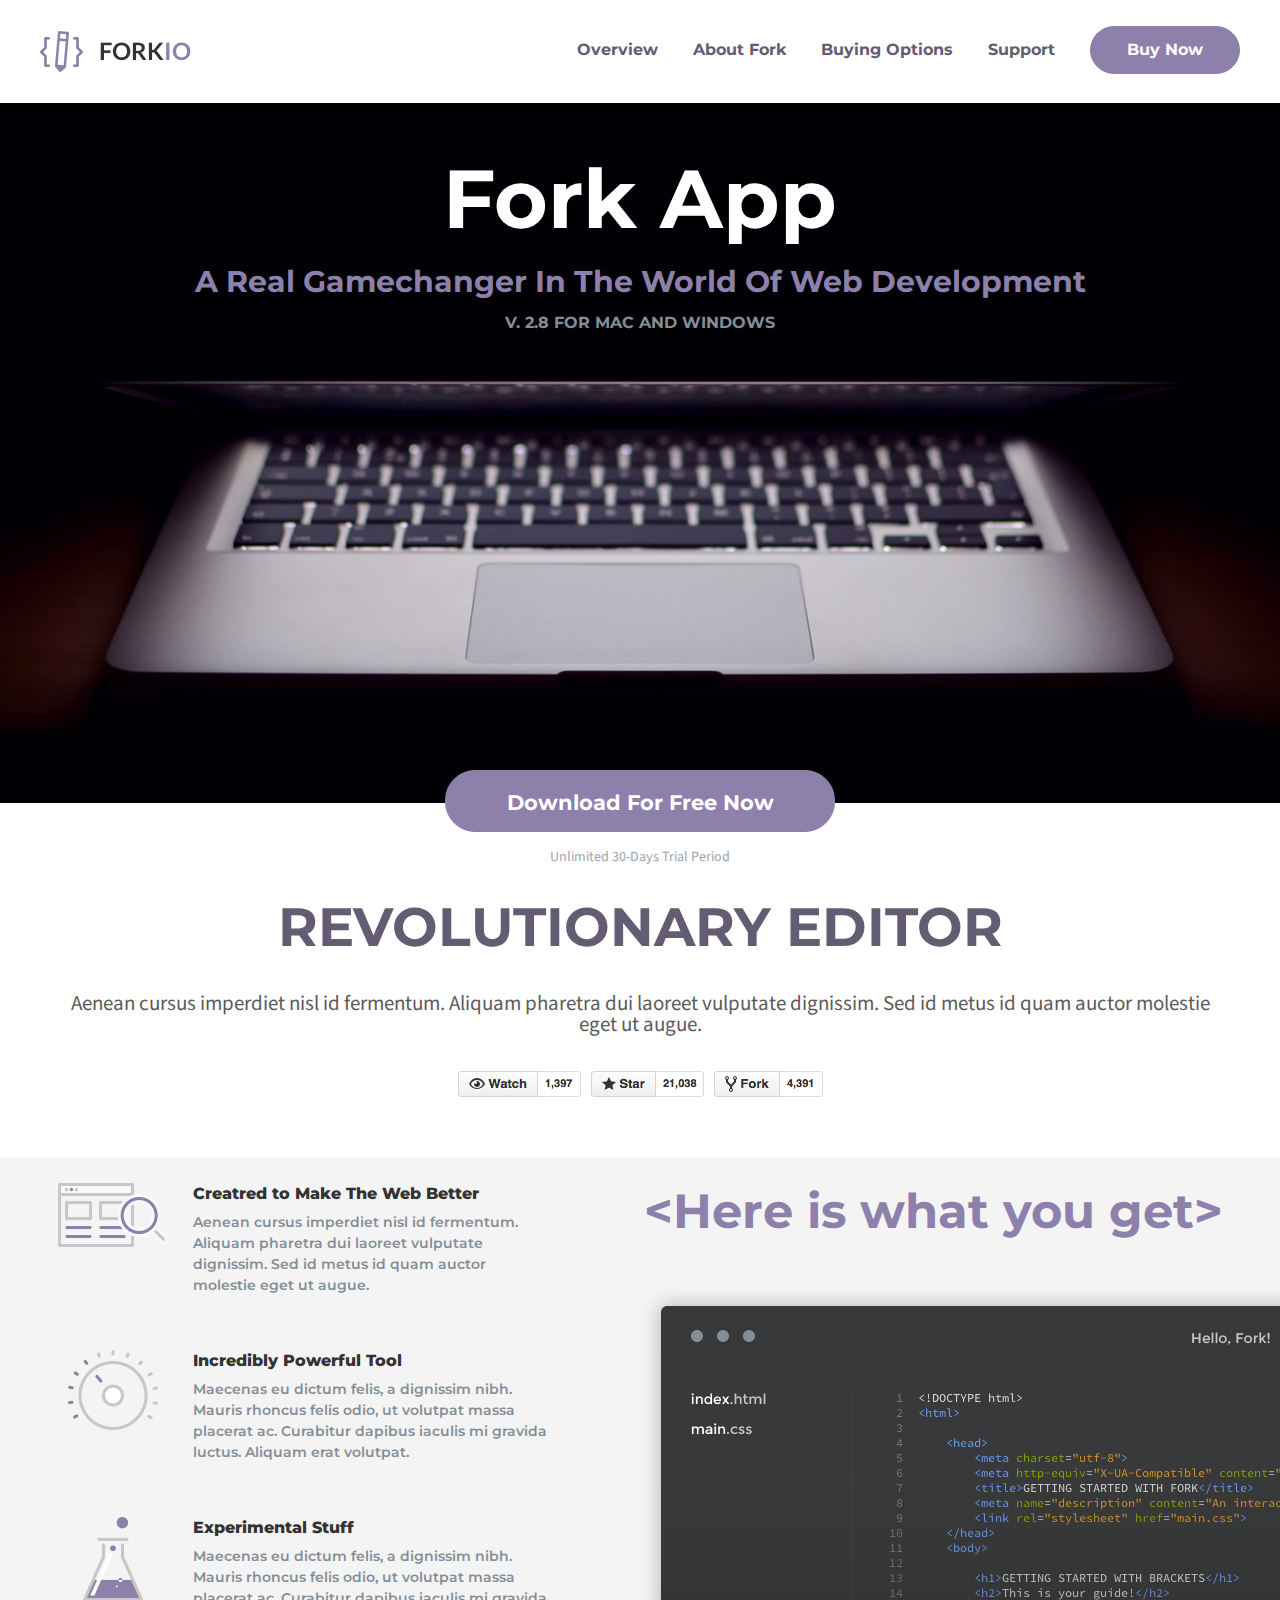
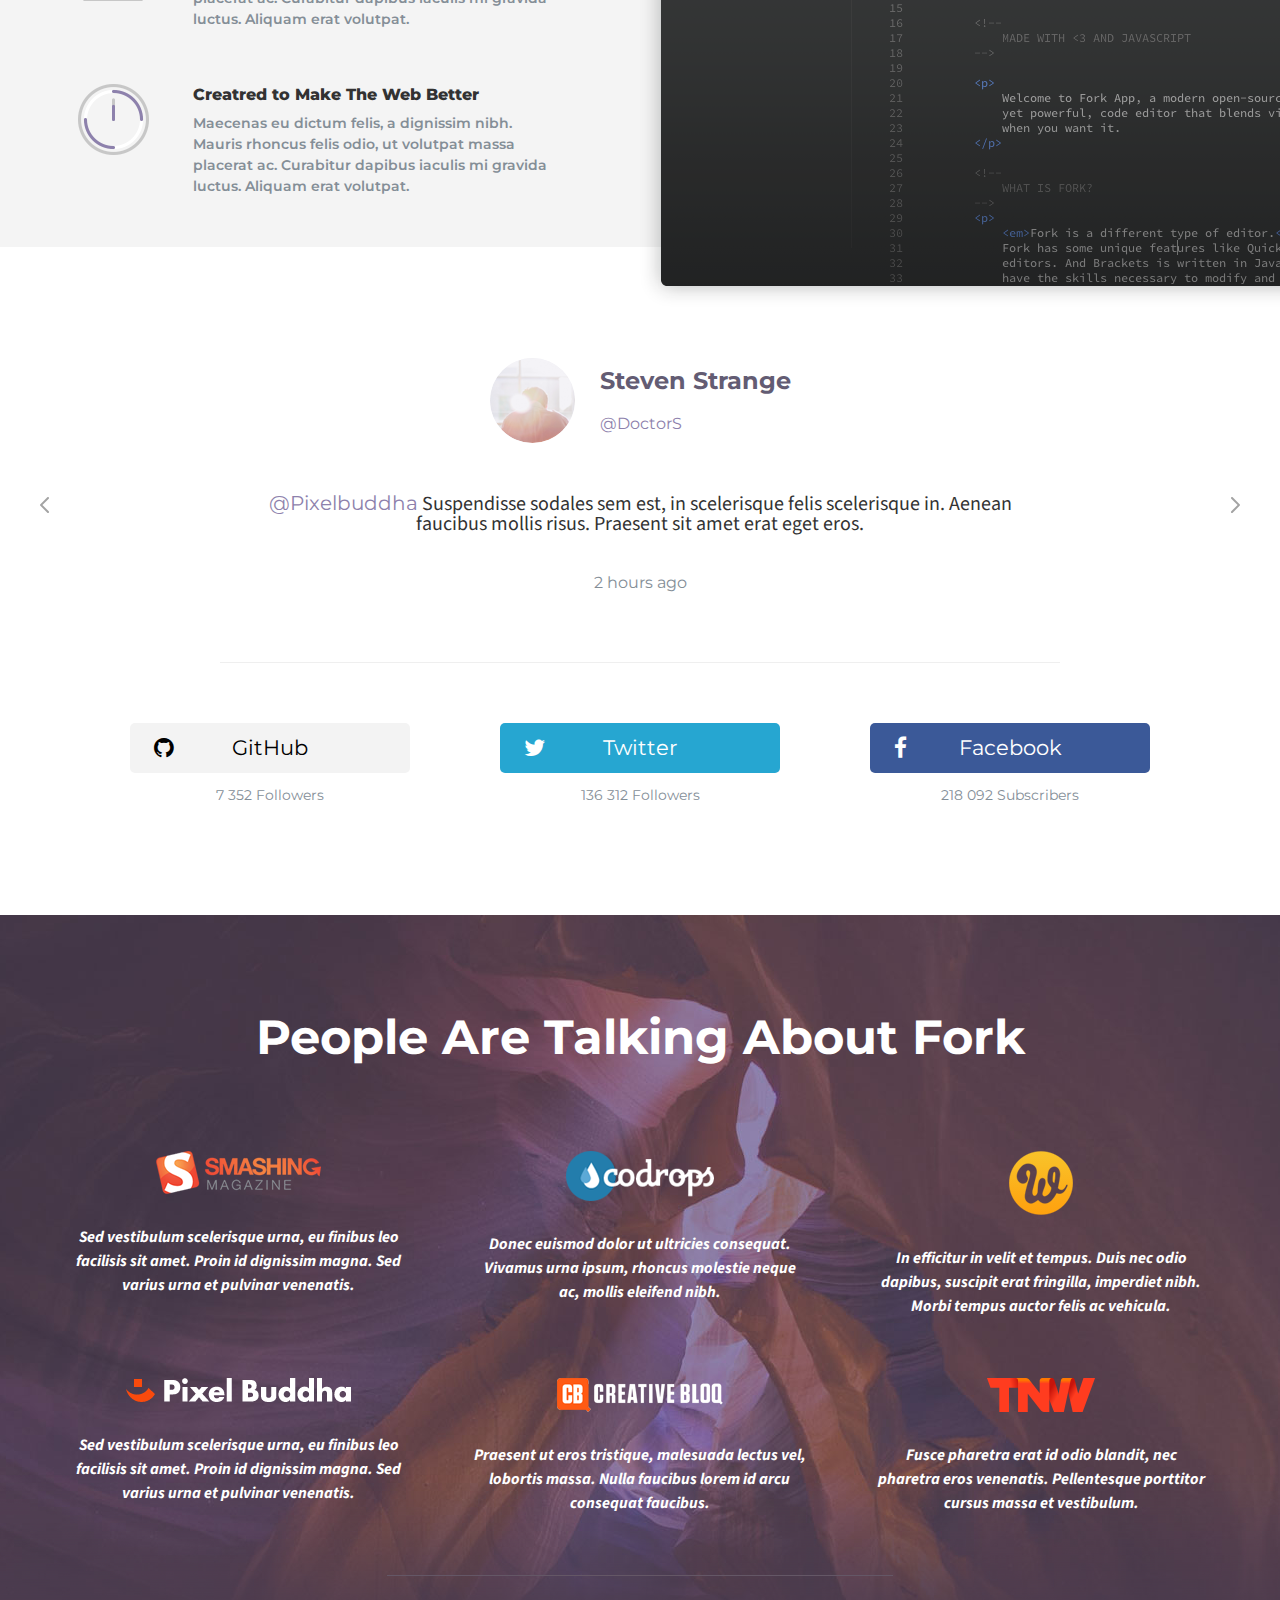
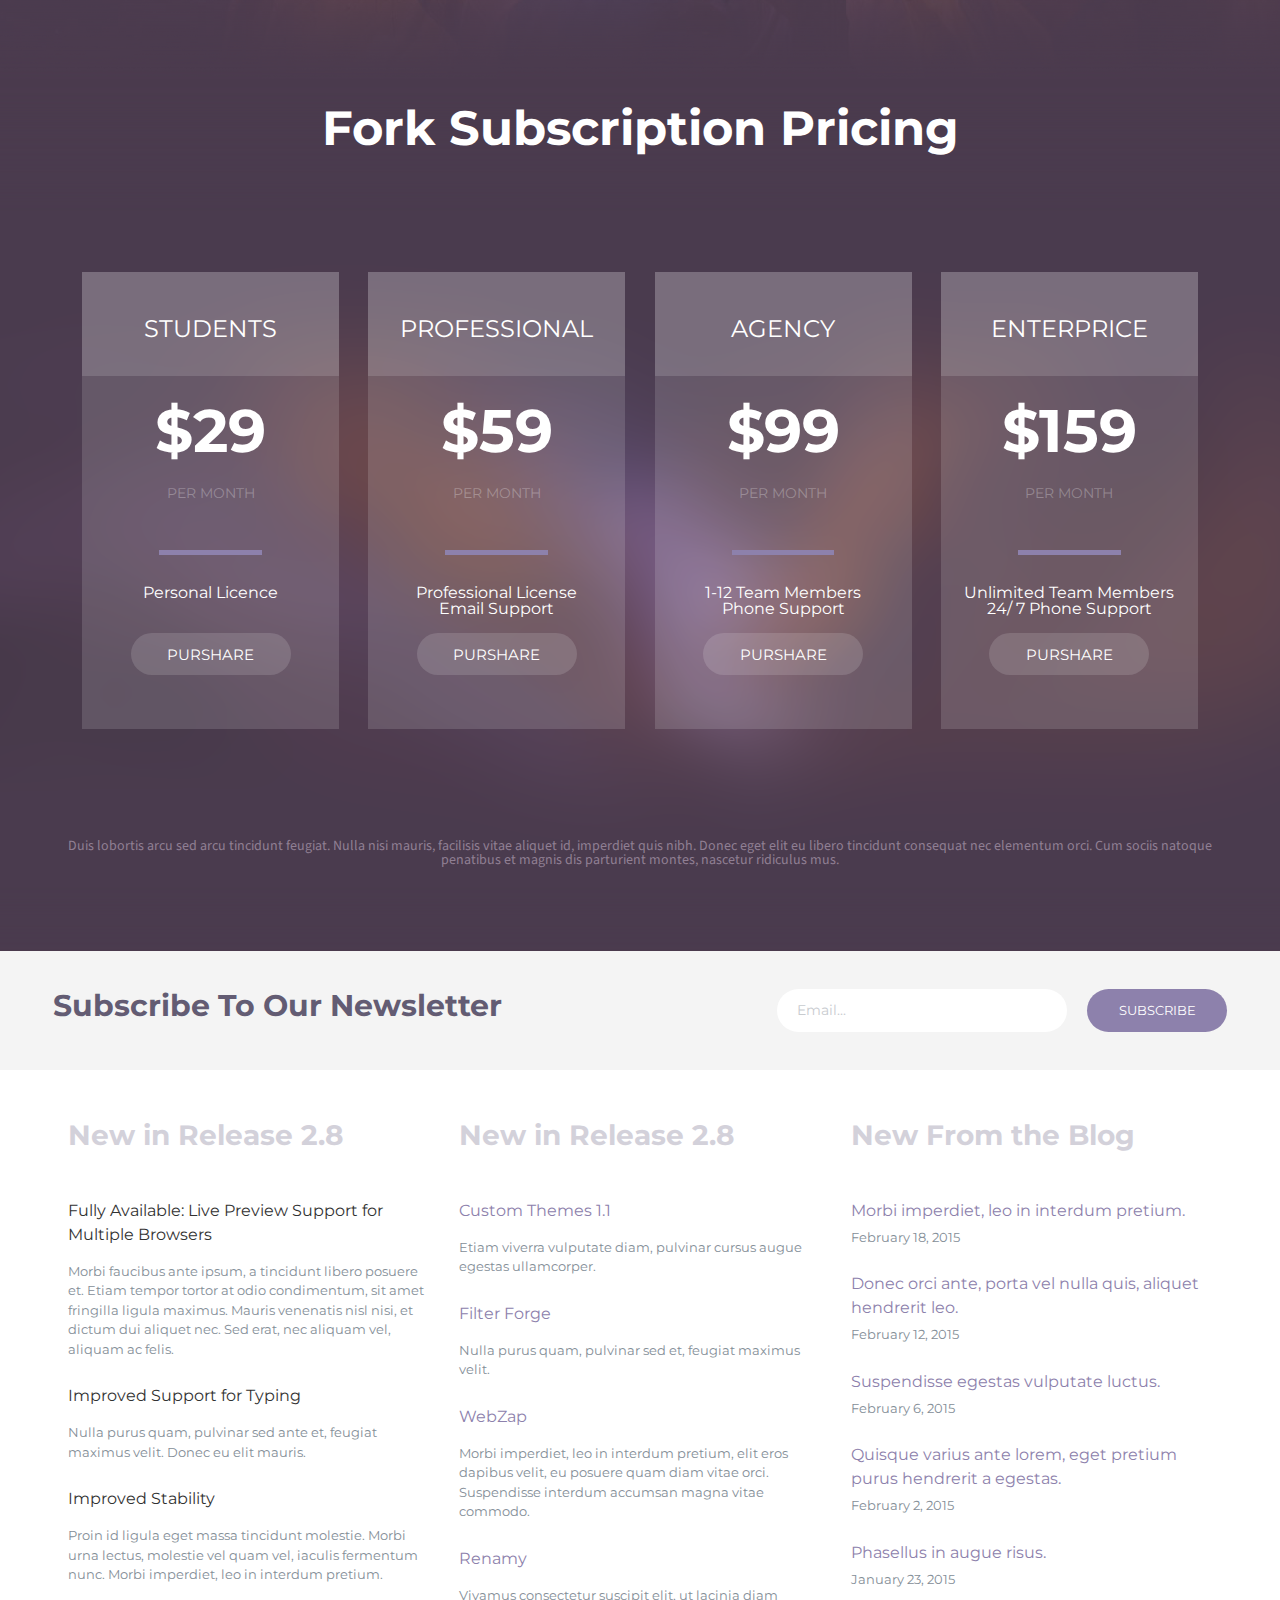
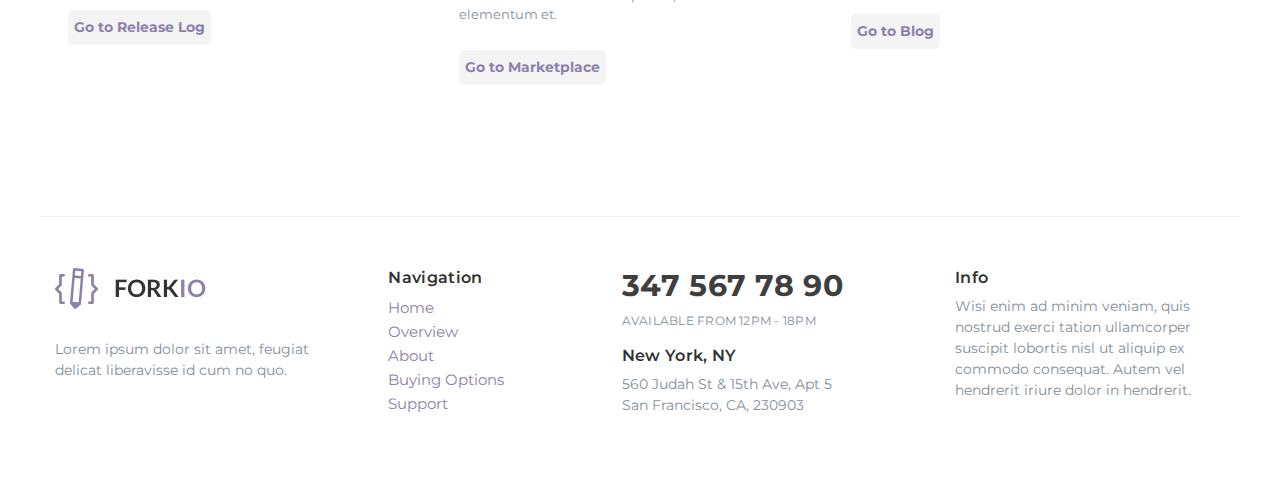
<file: forkio/index.html>
<!DOCTYPE html>
<html lang="en">
<head>
    <meta charset="UTF-8">
    <meta name="viewport" content="width=device-width, initial-scale=1.0">
    <meta http-equiv="X-UA-Compatible" content="ie=edge">
    <title>ForkIO</title>
    <link rel="stylesheet" href="https://stackpath.bootstrapcdn.com/bootstrap/4.3.1/css/bootstrap.min.css" integrity="sha384-ggOyR0iXCbMQv3Xipma34MD+dH/1fQ784/j6cY/iJTQUOhcWr7x9JvoRxT2MZw1T" crossorigin="anonymous">
    <link rel="stylesheet" href="css/style.css">
    <link rel="stylesheet" href="https://cdnjs.cloudflare.com/ajax/libs/font-awesome/4.7.0/css/font-awesome.css">
    <link rel="stylesheet" href="css/media.css">
</head>
<body>
    
<header class="site-header container pdd-box">
    <a href="#"><img src="images/logo/logo.png" alt="main-logo" class="main-logo"></a>
    <nav>
        <input type="button" value="Buy Now" class="oval-radius">
        <a href="#" class="m-menu-link">
            <i class="fa fa-bars"></i>
        </a>
        <div class="visible-lg">
            <ul class="navigation">
                <li><a href="#" class="nav-block">Overview</a></li>
                <li><a href="#" class="nav-block">About Fork</a></li>
                <li><a href="#" class="nav-block">Buying Options</a></li>
                <li><a href="#" class="nav-block">Support</a></li>
            </ul>
        </div>

    </nav>
</header>

<ul class="m-menu">
    <div class="close-menu">&times;</div>
    <li><a href="#" class="nav-block">Home</a></li>
    <li><a href="#" class="nav-block">Overview</a></li>
    <li><a href="#" class="nav-block">About Fork</a></li>
    <li><a href="#" class="nav-block">Buying Options</a></li>
    <li><a href="#" class="nav-block">Support</a></li>
    <li class="last-li"><p>Follow Us</p></li>
    <div class="icon">
        <a href="#"><i class="fa fa-github"></i></a>
        <a href="#"><i class="fa fa-twitter"></i></a>
        <a href="#"><i class="fa fa-facebook"></i></a>
    </div>
</ul>

<section class="hero">
    <div class="container">
        <h1>Fork App</h1>
        <p>A real gamechanger in the world of web development</p>
        <span>v. 2.8 For Mac and Windows</span>
    </div>
</section>

<section class="hero-lower container">
    <input type="button" value="Download For Free Now" class="hero-button">
    <p class="small-text">Unlimited 30-Days Trial Period</p>
    <h2>Revolutionary editor</h2>
    <p>
        Aenean cursus imperdiet nisl id fermentum. Aliquam pharetra dui laoreet vulputate dignissim. Sed id metus id quam auctor molestie eget ut augue.
    </p>
    <a href="#"><img src="images/github_buttons.png" alt="github_buttons"></a>
</section>

<section class="features pdd-box">
    <div class="container features-list">
    <h1>&lt;Here is what you get&gt;</h1>

        <ul>
            <li>
                <div class="img">
                    <img src="images/features/1.svg" alt="img-logo">
                </div>
                <div class="description">
                    <h2>Creatred to Make The Web Better</h2>
                    <p>
                        Aenean cursus imperdiet nisl id fermentum. Aliquam pharetra dui laoreet vulputate dignissim. Sed id metus id quam auctor molestie eget ut augue. 
                    </p>
                </div>
            </li>

            <li>
                <div class="img">
                    <img src="images/features/2.svg" alt="img-logo">
                </div>
                <div>
                    <h2>Incredibly Powerful Tool</h2>
                    <p>
                        Maecenas eu dictum felis, a dignissim nibh. Mauris rhoncus felis odio, ut volutpat massa placerat ac. Curabitur dapibus iaculis mi gravida luctus. Aliquam erat volutpat. 
                    </p>
                </div>
            </li>

            <li>
                <div class="img">
                    <img src="images/features/3.svg" alt="img-logo">
                </div>
                <div>
                    <h2>Experimental Stuff</h2>
                    <p>
                        Maecenas eu dictum felis, a dignissim nibh. Mauris rhoncus felis odio, ut volutpat massa placerat ac. Curabitur dapibus iaculis mi gravida luctus. Aliquam erat volutpat. 
                    </p>
                </div>
            </li>

            <li class="last">
                <div class="img">
                    <img src="images/features/4.svg" alt="img-logo">
                </div>
                <div>
                    <h2>Creatred to Make The Web Better</h2>
                    <p>
                        Maecenas eu dictum felis, a dignissim nibh. Mauris rhoncus felis odio, ut volutpat massa placerat ac. Curabitur dapibus iaculis mi gravida luctus. Aliquam erat volutpat. 
                    </p>
                </div>
            </li>
        </ul>

        <div class="img-editor">
            <img src="images/features/editor.png" alt="editor" class="editor">
        </div> 
    </div>
</section>

<section class="social pdd-box container">
    <div class="author">
        <img src="images/avatar/avatar.png" alt="avatar" class="avatar">
        <div class="author-name">
            <p>Steven Strange</p>
            <a href="#">@DoctorS</a>
        </div>
    </div>

    <div class="massage">
        <a href="#"><img src="images/arrow/Arrow_L.svg" alt="arrow"></a>
        <p>
            <a href="#">@Pixelbuddha</a> Suspendisse sodales sem est, in scelerisque felis scelerisque in. Aenean faucibus mollis risus. Praesent sit amet erat eget eros.
        </p>
        <a href="#"><img src="images/arrow/Arrow_R.svg" alt="arrow"></a>
    </div>

    <p class="author-small">2 hours ago</p>

    <hr>

    <ul>
        <li class="author-link">
			<a class="git-button link-button" href="#"><i class="fa fa-github"></i> GitHub</a>
			<p class="author-small">7 352 Followers</p>
        </li>
        
		<li class="author-link">
			<a class="twit-button link-button" href="#"><i class="fa fa-twitter"></i> Twitter</a>
			<p class="author-small">136 312 Followers</p>
        </li>
        
		<li class="author-link">
			<a class="fb-button link-button" href="#"><i class="fa fa-facebook"></i> Facebook</a>
			<p class="author-small">218 092 Subscribers</p>
		</li>
    </ul>
</section>

<section class="ss">

    <section class="testimonials">
        <div class="container">
            <h2>People Are Talking About Fork</h2>
            <ul class="row fifth__forks">
                <li class="col-10 col-md-4">
                    <img class="logo" src="images/logo/logo_1.png" alt="logo">
                    <p>Sed vestibulum scelerisque urna, eu finibus leo facilisis sit amet. Proin id dignissim magna. Sed varius urna et pulvinar venenatis. </p>
                </li>
                
                <li class="col-10 col-md-4">
                    <img class="logo" src="images/logo/logo_2.png" alt="logo">
                    <p>
                        Donec euismod dolor ut ultricies consequat. Vivamus urna ipsum, rhoncus molestie neque ac, mollis eleifend nibh.
                    </p>
                </li>
                
                <li class="col-10 col-md-4">
                    <img class="logo" src="images/logo/logo_3.png" alt="logo">
                    <p>
                        In efficitur in velit et tempus. Duis nec odio dapibus, suscipit erat fringilla, imperdiet nibh. Morbi tempus auctor felis ac vehicula.
                    </p>
                </li>
                
                <li class="col-10 col-md-4">
                    <img class="logo" src="images/logo/logo_4.png" alt="logo">
                    <p>
                        Sed vestibulum scelerisque urna, eu finibus leo facilisis sit amet. Proin id dignissim magna. Sed varius urna et pulvinar venenatis. 
                    </p>
                </li>
                
                <li class="col-10 col-md-4">
                    <img class="logo" src="images/logo/logo_5.png" alt="logo">
                    <p>
                        Praesent ut eros tristique, malesuada lectus vel, lobortis massa. Nulla faucibus lorem id arcu consequat faucibus. 
                    </p>
                </li>
                
                <li class="col-10 col-md-4">
                    <img class="logo" src="images/logo/logo_6.png" alt="logo">
                    <p>
                        Fusce pharetra erat id odio blandit, nec
                        pharetra eros venenatis. Pellentesque porttitor cursus massa et vestibulum.
                    </p>
                </li>
            </ul>
        </div>
    </section>

    <section class="pricing pdd-box">
        <div class="container">
            <h2>Fork Subscription Pricing</h2>
            <ul>
                <li>
                    <div class="content">
                        <h6 class="head">students</h6>
                        <p class="price">$29</p>
                        <p class="per">per month</p>
                        <p class="licence">Personal Licence</p>
                        <a href="#"><input type="button" value="purshare" class="buy-but"></a>
                    </div>
                </li>

                <li>
                    <div class="content">
                        <h6 class="head">professional</h6>
                        <p class="price">$59</p>
                        <p class="per">per month</p>
                        <p class="licence">Professional License<br> Email Support</p>
                        <input type="button" value="purshare">
                    </div>
                </li>

                <li>
                    <div class="content">
                        <h6 class="head">agency</h6>
                        <p class="price">$99</p>
                        <p class="per">per month</p>
                        <p class="licence">1-12 Team Members<br>Phone Support</p>
                        <a href="#"><input type="button" value="purshare"></a>
                    </div>
                </li>
                
                <li>
                    <div class="content">
                        <h6 class="head">enterprice</h6>
                        <p class="price">$159</p>
                        <p class="per">per month</p>
                        <p class="licence">Unlimited Team Members<br>24/ 7 Phone Support</p>
                        <a href="#"><input type="button" value="purshare"></a>
                    </div>
                </li>
            </ul>
            <p class="price-p">
                Duis lobortis arcu sed arcu tincidunt feugiat. Nulla nisi mauris, facilisis vitae aliquet id, imperdiet quis nibh. Donec eget elit eu libero tincidunt consequat nec elementum orci. Cum sociis natoque penatibus et magnis dis parturient montes, nascetur ridiculus mus. 
            </p>
        </div>
    </section>

</section>

<section class="subscription pdd-box">
    <div class="container sub-flex">
        <h1>Subscribe To Our Newsletter</h1>
        <div class="grow"></div>
        <input type="email" class="email-button" placeholder="Email...">
        <input type="button" class="sub-button" value="Subscribe">
    </div>
</section>

<section class="links pdd-big">
	<div class="row container links-block">

		<div class="col-12 col-md-4">
            <h2>New in Release 2.8</h2>
                
			<h3 class="h3-dark">Fully Available: Live Preview Support for Multiple Browsers</h3>
			<p>
                Morbi faucibus ante ipsum, a tincidunt libero posuere et. Etiam tempor tortor at odio condimentum, sit amet fringilla ligula maximus. Mauris venenatis nisl nisi, et dictum dui aliquet nec. Sed erat, nec aliquam vel, aliquam ac felis. 
            </p>

			<h3 class="h3-dark">Improved Support for Typing </h3>
			<p>Nulla purus quam, pulvinar sed ante et, feugiat maximus velit. Donec eu elit mauris.</p>

			<h3 class="h3-dark">Improved Stability</h3>
			<p>
                Proin id ligula eget massa tincidunt molestie. Morbi urna lectus, molestie vel quam vel, iaculis fermentum nunc. Morbi imperdiet, leo in interdum pretium.
            </p>
				
			<a href="#"><input type="button" value="Go to Release Log" class="first-button"></a>
        </div>
        
		<div class="col-12 col-md-4">
            <h2>New in Release 2.8</h2>
                
			<h3>Custom Themes 1.1</h3>
            <p>Etiam viverra vulputate diam, pulvinar cursus augue egestas ullamcorper. </p>
                
			<h3>Filter Forge</h3>
            <p>Nulla purus quam, pulvinar sed et, feugiat maximus velit.</p>
                
			<h3>WebZap</h3>
			<p>
                Morbi imperdiet, leo in interdum pretium, elit eros dapibus velit, eu posuere quam diam vitae orci. Suspendisse interdum accumsan magna vitae commodo.
            </p>

			<h3>Renamy</h3>
			<p>Vivamus consectetur suscipit elit, ut lacinia diam elementum et.</p>
			<a href="#"><input type="button" value="Go to Marketplace" class="second-button"></a>
        </div>

        <div class="col-12 col-md-4 last-child">
            <h2>New From the Blog</h2>
                
			<h3 class="margin-mini">Morbi imperdiet, leo in interdum pretium.</h3>
            <p>February 18, 2015</p>
                
			<h3 class="margin-mini">Donec orci ante, porta vel nulla quis, aliquet hendrerit leo.</h3>
            <p>February 12, 2015</p>
                
			<h3 class="margin-mini">Suspendisse egestas vulputate luctus.</h3>
			<p>February 6, 2015</p>

			<h3 class="margin-mini">Quisque varius ante lorem, eget pretium purus hendrerit a egestas.</h3>
            <p>February 2, 2015</p>
            
            <h3 class="margin-mini">Phasellus in augue risus.</h3>
            <p>January 23, 2015</p>
            
			<a href="#"><input type="button" value="Go to Blog" class="third-button"></a>
        </div>
	</div>
</section>

<footer class="container site-footer pdd-big">
    <div class="row">
        <div class="col-12 col-md-3">
            <img src="images/logo/logo.png" alt="logo">
            <p class="">Lorem ipsum dolor sit amet, feugiat delicat liberavisse id cum no quo.</p>
        </div>

        <div class="col-12 col-md-2">
            <h3>Navigation</h3>
            <ul>
                <li><a href="#">Home</a></li>
                <li><a href="#">Overview</a></li>
                <li><a href="#">About</a></li>
                <li><a href="#">Buying Options</a></li>
                <li><a href="#">Support</a></li>
            </ul>
        </div>

        <div class="col-12 col-md-3">
            <h2>347 567 78 90</h2>
            <p class="avaible">AVAILABLE FROM 12PM - 18PM</p>
            <h3>New York, NY</h3>
            <p>560 Judah St & 15th Ave, Apt 5 <br /> San Francisco, CA, 230903</p>
        </div>

        <div class="col-12 col-md-3">
            <h3>Info</h3>
            <p>
                Wisi enim ad minim veniam, quis nostrud exerci tation ullamcorper suscipit lobortis nisl ut aliquip ex commodo consequat. Autem vel hendrerit iriure dolor in hendrerit.
            </p>
        </div>
    </div>
</footer>



<script src="https://code.jquery.com/jquery-3.3.1.slim.min.js" integrity="sha384-q8i/X+965DzO0rT7abK41JStQIAqVgRVzpbzo5smXKp4YfRvH+8abtTE1Pi6jizo" crossorigin="anonymous"></script>
<script src="https://cdnjs.cloudflare.com/ajax/libs/popper.js/1.14.7/umd/popper.min.js" integrity="sha384-UO2eT0CpHqdSJQ6hJty5KVphtPhzWj9WO1clHTMGa3JDZwrnQq4sF86dIHNDz0W1" crossorigin="anonymous"></script>
<script src="https://stackpath.bootstrapcdn.com/bootstrap/4.3.1/js/bootstrap.min.js" integrity="sha384-JjSmVgyd0p3pXB1rRibZUAYoIIy6OrQ6VrjIEaFf/nJGzIxFDsf4x0xIM+B07jRM" crossorigin="anonymous"></script>

<script>
    $(function() {
        var link = $('.m-menu-link');
        var close = $('.close-menu');
        var menu = $('.m-menu');
        link.on('click', function(event){
            event.preventDefault();
            menu.toggleClass('m-menu-active');
        });
        close.on('click', function(event) {
            event.preventDefault();
            menu.toggleClass('m-menu-active');
        });
    })
</script>
</body>
</html>
</file>
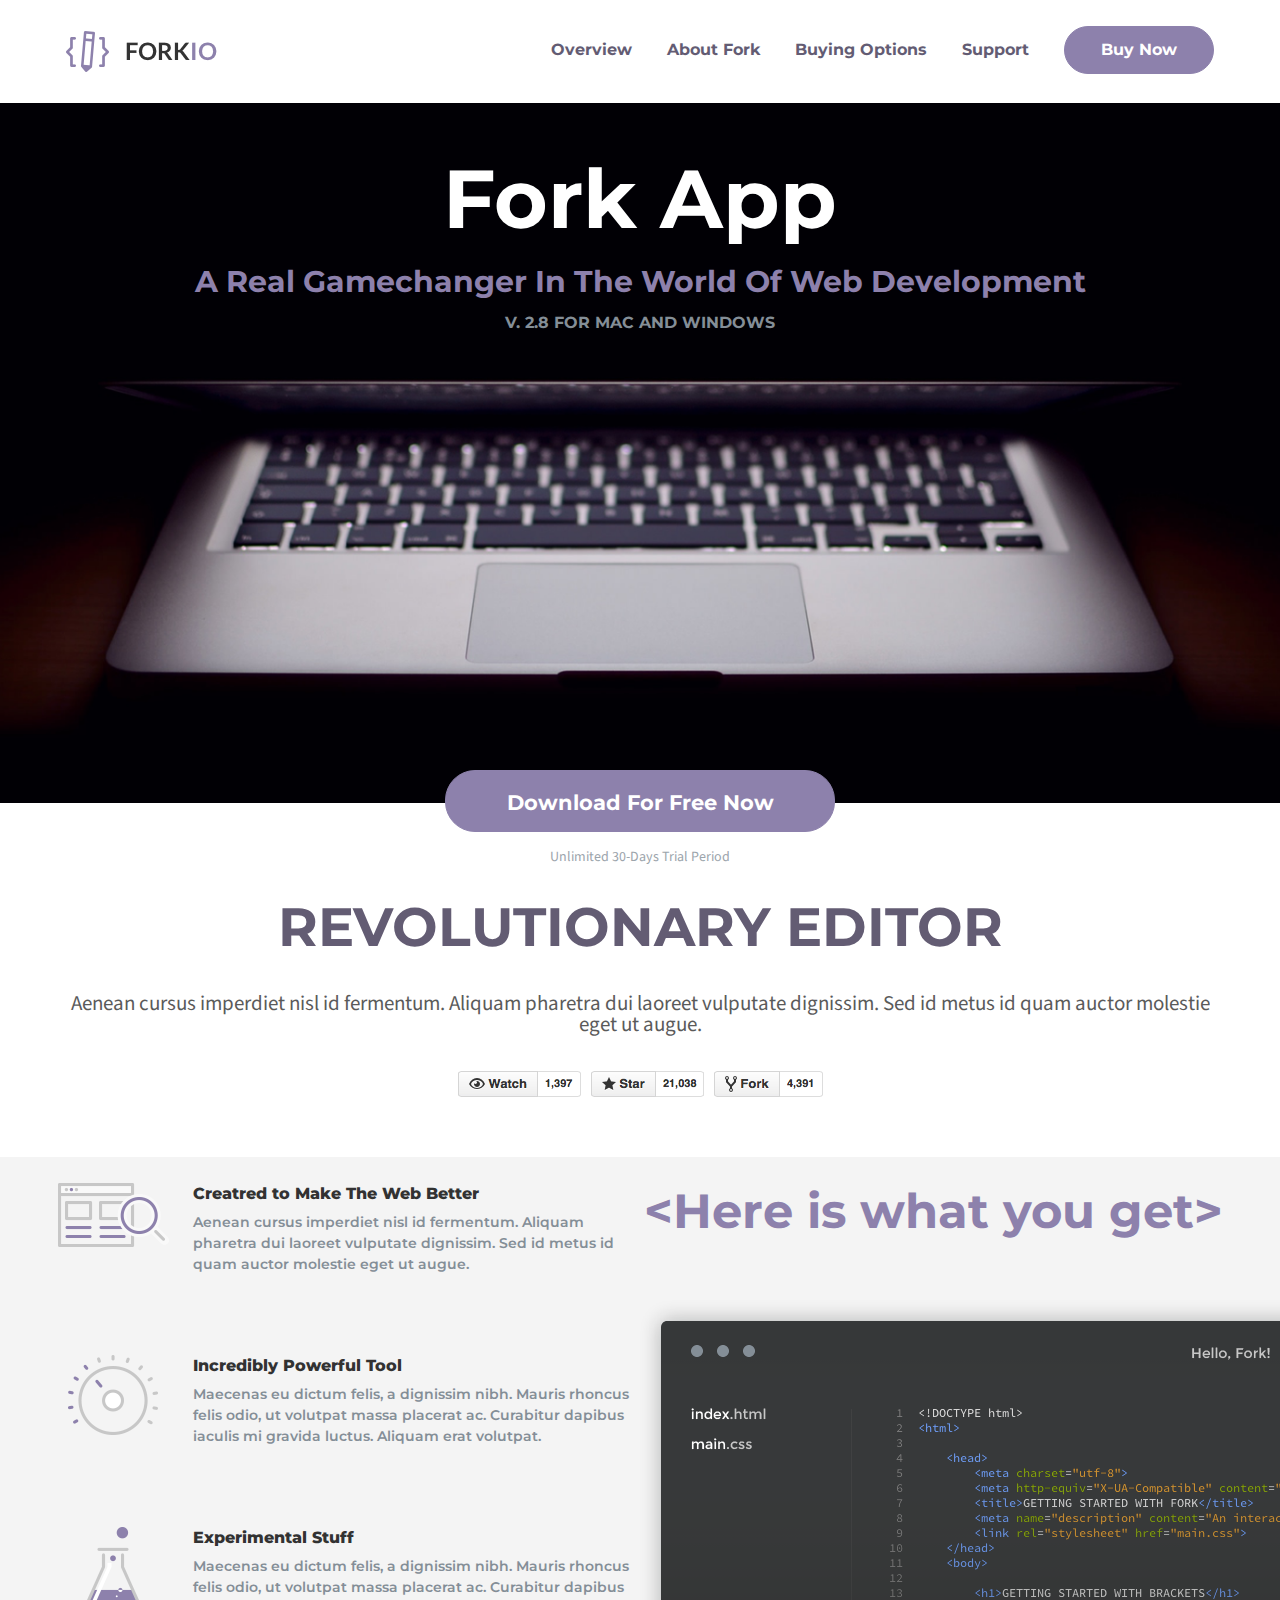
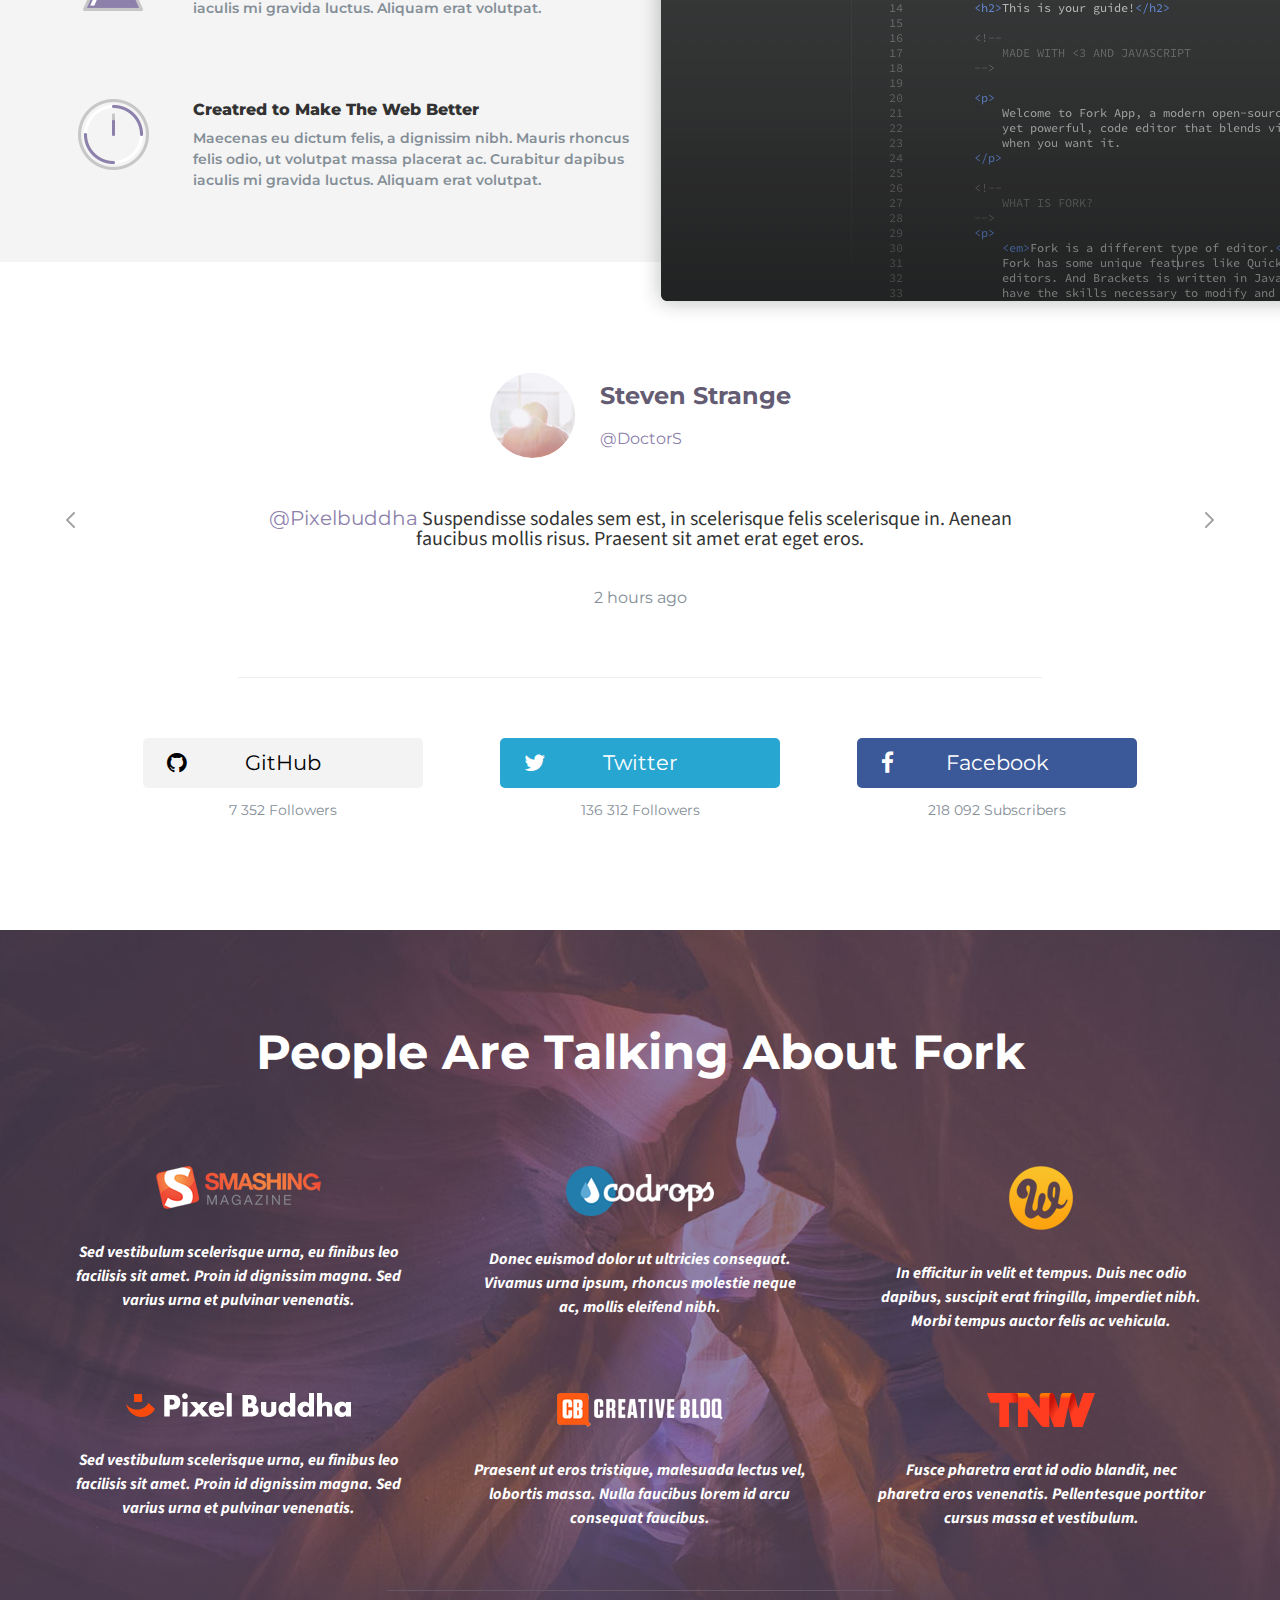
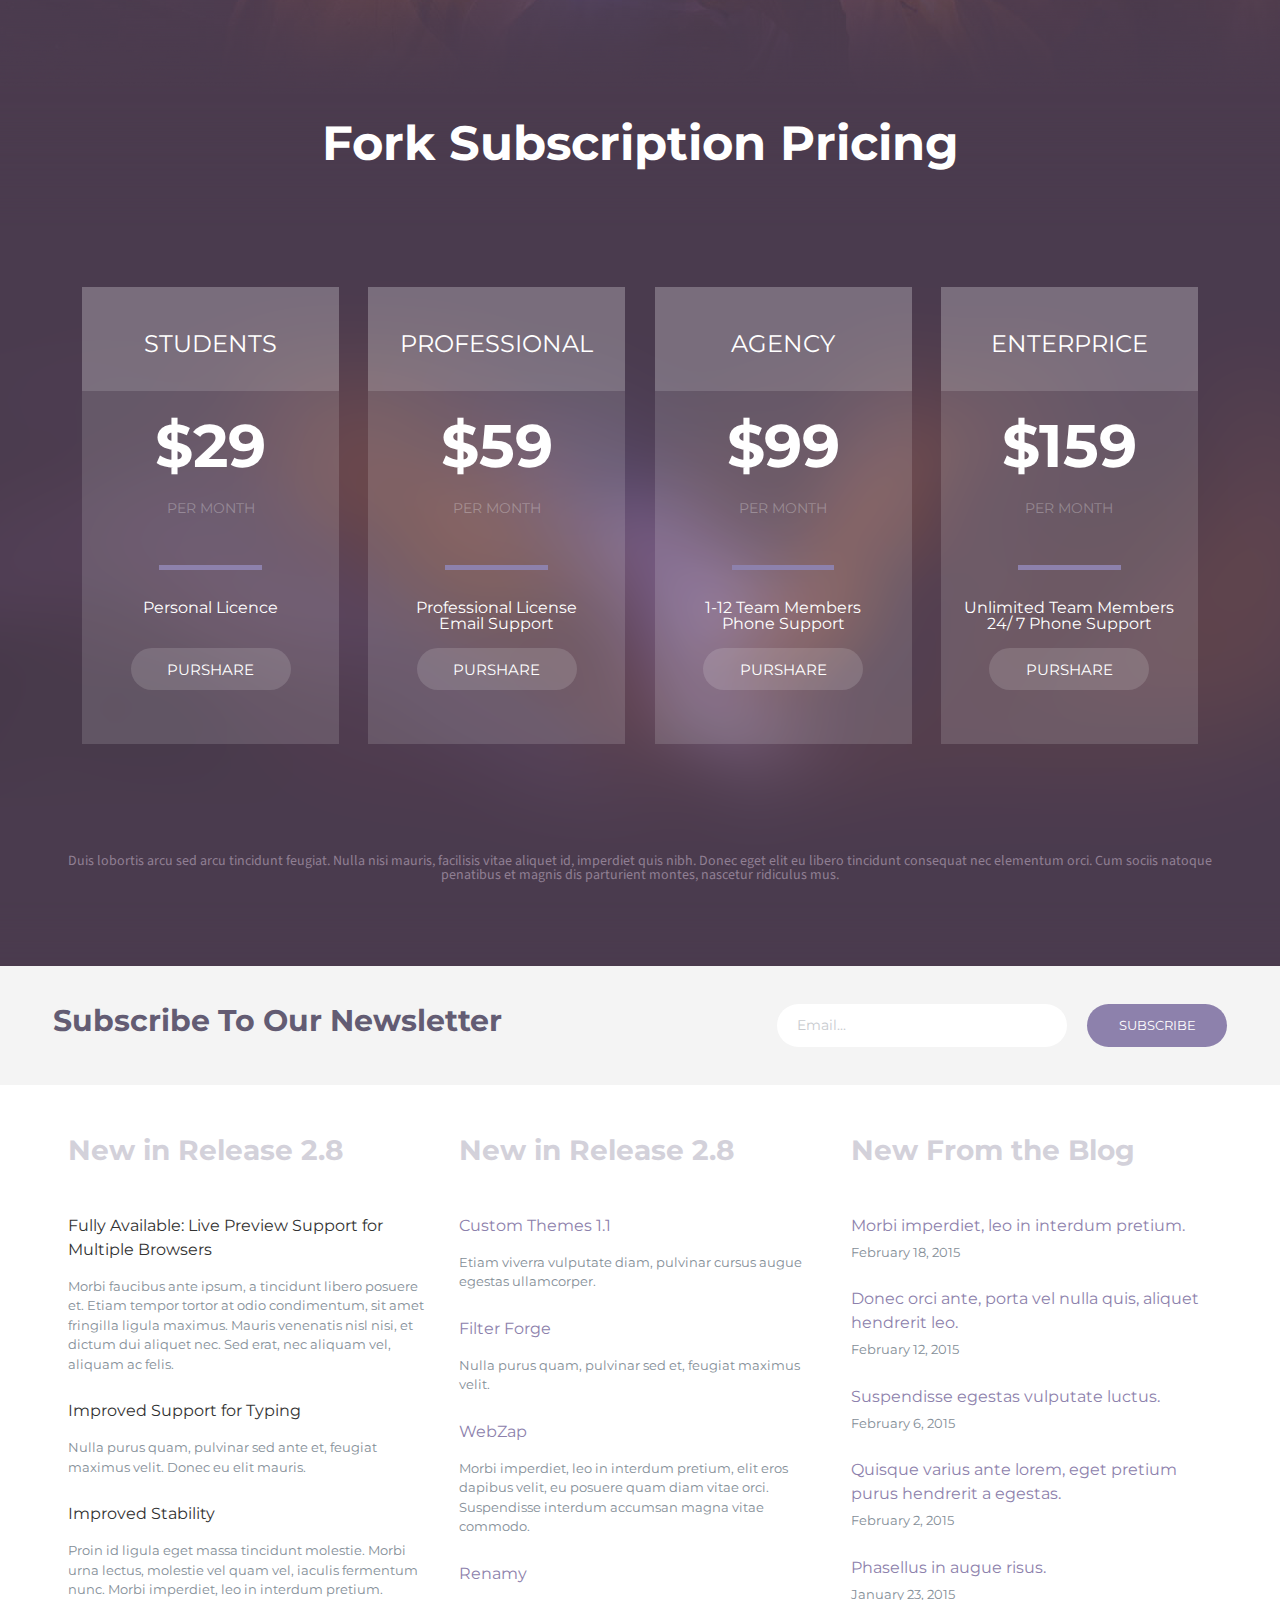
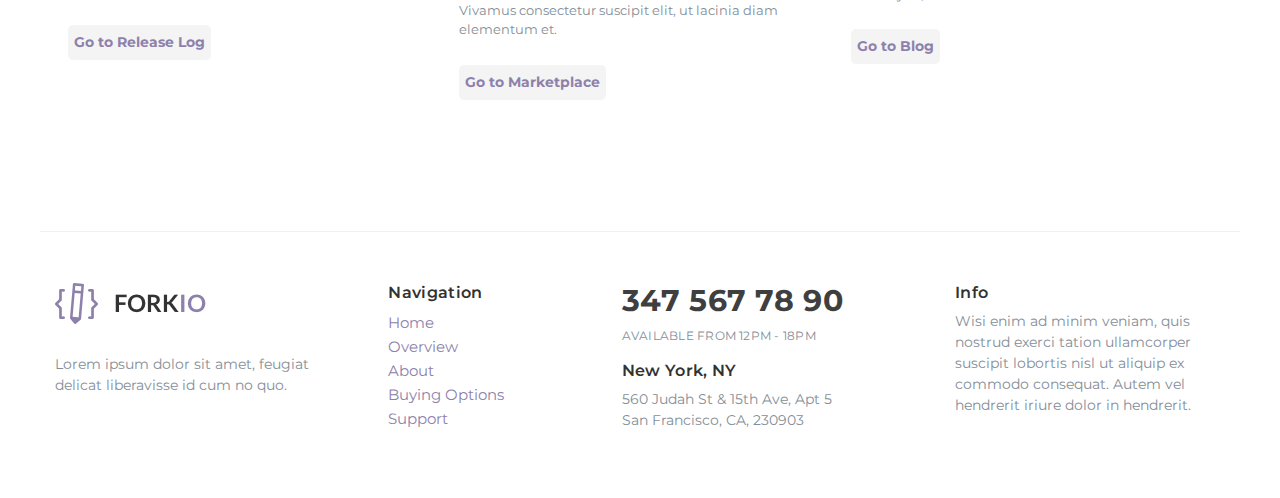
<file: forkio_ReWorked/index.html>
<!DOCTYPE html>
<html lang="en">
<head>
    <meta charset="UTF-8">
    <meta name="viewport" content="width=device-width, initial-scale=1.0">
    <meta http-equiv="X-UA-Compatible" content="ie=edge">
    <title>ForkIO</title>
    <link rel="stylesheet" href="https://stackpath.bootstrapcdn.com/bootstrap/4.3.1/css/bootstrap.min.css" integrity="sha384-ggOyR0iXCbMQv3Xipma34MD+dH/1fQ784/j6cY/iJTQUOhcWr7x9JvoRxT2MZw1T" crossorigin="anonymous">
    <link rel="stylesheet" href="css/style.css">
    <link rel="stylesheet" href="https://cdnjs.cloudflare.com/ajax/libs/font-awesome/4.7.0/css/font-awesome.css">
    <link rel="stylesheet" href="css/media.css">
</head>
<body>
<div id="wrapper">
    <header class="site-header container pdd-box">
        <a href="#"><img src="images/logo/logo.png" alt="main-logo" class="main-logo"></a>
        <nav>
            <input type="button" value="Buy Now" class="oval-radius">
            <a href="#" class="m-menu-link">
                <i class="fa fa-bars"></i>
            </a>
            <div class="visible-lg">
                <ul class="navigation">
                    <li><a href="#" class="nav-block">Overview</a></li>
                    <li><a href="#" class="nav-block">About Fork</a></li>
                    <li><a href="#" class="nav-block">Buying Options</a></li>
                    <li><a href="#" class="nav-block">Support</a></li>
                </ul>
            </div>
        </nav>
    </header>

    <div class="m-menu">
    <div class="close-menu">&times;</div>
    <ul>
        <li><a href="#" class="nav-block">Home</a></li>
        <li><a href="#" class="nav-block">Overview</a></li>
        <li><a href="#" class="nav-block">About Fork</a></li>
        <li><a href="#" class="nav-block">Buying Options</a></li>
        <li><a href="#" class="nav-block">Support</a></li>
        <li class="last-li"><p>Follow Us</p></li>
    </ul>
    <div class="icon">
        <a href="#"><i class="fa fa-github"></i></a>
        <a href="#"><i class="fa fa-twitter"></i></a>
        <a href="#"><i class="fa fa-facebook"></i></a>
    </div>
    </div>

    <section class="hero">
        <div class="container">
            <h1>Fork App</h1>
            <p>A real gamechanger in the world of web development</p>
            <span>v. 2.8 For Mac and Windows</span>
        </div>
    </section>

    <section class="hero-lower container">
        <input type="button" value="Download For Free Now" class="hero-button">
        <p class="small-text">Unlimited 30-Days Trial Period</p>
        <h2>Revolutionary editor</h2>
        <p>
            Aenean cursus imperdiet nisl id fermentum. Aliquam pharetra dui laoreet vulputate dignissim. Sed id metus id quam auctor molestie eget ut augue.
        </p>
        <a href="#"><img src="images/github_buttons.png" alt="github_buttons"></a>
    </section>

    <section class="features pdd-box">
        <div class="container features-list">
        <h1>&lt;Here is what you get&gt;</h1>

            <ul>
                <li>
                    <div class="img">
                        <img src="images/features/1.svg" alt="img-logo">
                    </div>
                    <div class="description">
                        <h2>Creatred to Make The Web Better</h2>
                        <p>
                            Aenean cursus imperdiet nisl id fermentum. Aliquam pharetra dui laoreet vulputate dignissim. Sed id metus id quam auctor molestie eget ut augue. 
                        </p>
                    </div>
                </li>

                <li>
                    <div class="img">
                        <img src="images/features/2.svg" alt="img-logo">
                    </div>
                    <div>
                        <h2>Incredibly Powerful Tool</h2>
                        <p>
                            Maecenas eu dictum felis, a dignissim nibh. Mauris rhoncus felis odio, ut volutpat massa placerat ac. Curabitur dapibus iaculis mi gravida luctus. Aliquam erat volutpat. 
                        </p>
                    </div>
                </li>

                <li>
                    <div class="img">
                        <img src="images/features/3.svg" alt="img-logo">
                    </div>
                    <div>
                        <h2>Experimental Stuff</h2>
                        <p>
                            Maecenas eu dictum felis, a dignissim nibh. Mauris rhoncus felis odio, ut volutpat massa placerat ac. Curabitur dapibus iaculis mi gravida luctus. Aliquam erat volutpat. 
                        </p>
                    </div>
                </li>

                <li class="last">
                    <div class="img">
                        <img src="images/features/4.svg" alt="img-logo">
                    </div>
                    <div>
                        <h2>Creatred to Make The Web Better</h2>
                        <p>
                            Maecenas eu dictum felis, a dignissim nibh. Mauris rhoncus felis odio, ut volutpat massa placerat ac. Curabitur dapibus iaculis mi gravida luctus. Aliquam erat volutpat. 
                        </p>
                    </div>
                </li>
            </ul>

            <div class="img-editor">
                <img src="images/features/editor.png" alt="editor" class="editor">
            </div> 
        </div>
    </section>

    <div class="social pdd-box container">
        <div class="author">
            <img src="images/avatar/avatar.png" alt="avatar" class="avatar">
            <div class="author-name">
                <p>Steven Strange</p>
                <a href="#">@DoctorS</a>
            </div>
        </div>

        <div class="massage">
            <a href="#"><img src="images/arrow/Arrow_L.svg" alt="arrow"></a>
            <p>
                <a href="#">@Pixelbuddha</a> Suspendisse sodales sem est, in scelerisque felis scelerisque in. Aenean faucibus mollis risus. Praesent sit amet erat eget eros.
            </p>
            <a href="#"><img src="images/arrow/Arrow_R.svg" alt="arrow"></a>
        </div>

        <p class="author-small">2 hours ago</p>

        <hr>

        <ul>
            <li class="author-link">
                <a class="git-button link-button" href="#"><i class="fa fa-github"></i> GitHub</a>
                <p class="author-small">7 352 Followers</p>
            </li>
            
            <li class="author-link">
                <a class="twit-button link-button" href="#"><i class="fa fa-twitter"></i> Twitter</a>
                <p class="author-small">136 312 Followers</p>
            </li>
            
            <li class="author-link">
                <a class="fb-button link-button" href="#"><i class="fa fa-facebook"></i> Facebook</a>
                <p class="author-small">218 092 Subscribers</p>
            </li>
        </ul>
    </div>

    <div class="ss">

        <section class="testimonials">
            <div class="container">
                <h2>People Are Talking About Fork</h2>
                <ul class="row fifth__forks">
                    <li class="col-10 col-md-4">
                        <img class="logo" src="images/logo/logo_1.png" alt="logo">
                        <p>Sed vestibulum scelerisque urna, eu finibus leo facilisis sit amet. Proin id dignissim magna. Sed varius urna et pulvinar venenatis. </p>
                    </li>
                    
                    <li class="col-10 col-md-4">
                        <img class="logo" src="images/logo/logo_2.png" alt="logo">
                        <p>
                            Donec euismod dolor ut ultricies consequat. Vivamus urna ipsum, rhoncus molestie neque ac, mollis eleifend nibh.
                        </p>
                    </li>
                    
                    <li class="col-10 col-md-4">
                        <img class="logo" src="images/logo/logo_3.png" alt="logo">
                        <p>
                            In efficitur in velit et tempus. Duis nec odio dapibus, suscipit erat fringilla, imperdiet nibh. Morbi tempus auctor felis ac vehicula.
                        </p>
                    </li>
                    
                    <li class="col-10 col-md-4">
                        <img class="logo" src="images/logo/logo_4.png" alt="logo">
                        <p>
                            Sed vestibulum scelerisque urna, eu finibus leo facilisis sit amet. Proin id dignissim magna. Sed varius urna et pulvinar venenatis. 
                        </p>
                    </li>
                    
                    <li class="col-10 col-md-4">
                        <img class="logo" src="images/logo/logo_5.png" alt="logo">
                        <p>
                            Praesent ut eros tristique, malesuada lectus vel, lobortis massa. Nulla faucibus lorem id arcu consequat faucibus. 
                        </p>
                    </li>
                    
                    <li class="col-10 col-md-4">
                        <img class="logo" src="images/logo/logo_6.png" alt="logo">
                        <p>
                            Fusce pharetra erat id odio blandit, nec
                            pharetra eros venenatis. Pellentesque porttitor cursus massa et vestibulum.
                        </p>
                    </li>
                </ul>
            </div>
        </section>

        <section class="pricing pdd-box">
            <div class="container">
                <h2>Fork Subscription Pricing</h2>
                <ul>
                    <li>
                        <div class="content">
                            <h6 class="head">students</h6>
                            <p class="price">$29</p>
                            <p class="per">per month</p>
                            <p class="licence">Personal Licence</p>
                            <button class="buy-but">purshare</button>
                        </div>
                    </li>

                    <li>
                        <div class="content">
                            <h6 class="head">professional</h6>
                            <p class="price">$59</p>
                            <p class="per">per month</p>
                            <p class="licence">Professional License<br> Email Support</p>
                            <button>purshare</button>
                        </div>
                    </li>

                    <li>
                        <div class="content">
                            <h6 class="head">agency</h6>
                            <p class="price">$99</p>
                            <p class="per">per month</p>
                            <p class="licence">1-12 Team Members<br>Phone Support</p>
                            <button>purshare</button>
                        </div>
                    </li>
                    
                    <li>
                        <div class="content">
                            <h6 class="head">enterprice</h6>
                            <p class="price">$159</p>
                            <p class="per">per month</p>
                            <p class="licence">Unlimited Team Members<br>24/ 7 Phone Support</p>
                            <button>purshare</button>
                        </div>
                    </li>
                </ul>
                <p class="price-p">
                    Duis lobortis arcu sed arcu tincidunt feugiat. Nulla nisi mauris, facilisis vitae aliquet id, imperdiet quis nibh. Donec eget elit eu libero tincidunt consequat nec elementum orci. Cum sociis natoque penatibus et magnis dis parturient montes, nascetur ridiculus mus. 
                </p>
            </div>
        </section>
    </div>

    <section class="subscription pdd-box">
        <div class="container sub-flex">
            <h1>Subscribe To Our Newsletter</h1>
            <div class="grow"></div>
            <input type="email" class="email-button" placeholder="Email...">
            <input type="button" class="sub-button" value="Subscribe">
        </div>
    </section>

    <section class="links pdd-big">
        <div class="row container links-block">

            <div class="col-12 col-md-4">
                <h2>New in Release 2.8</h2>
                    
                <h3 class="h3-dark">Fully Available: Live Preview Support for Multiple Browsers</h3>
                <p>
                    Morbi faucibus ante ipsum, a tincidunt libero posuere et. Etiam tempor tortor at odio condimentum, sit amet fringilla ligula maximus. Mauris venenatis nisl nisi, et dictum dui aliquet nec. Sed erat, nec aliquam vel, aliquam ac felis. 
                </p>

                <h3 class="h3-dark">Improved Support for Typing </h3>
                <p>Nulla purus quam, pulvinar sed ante et, feugiat maximus velit. Donec eu elit mauris.</p>

                <h3 class="h3-dark">Improved Stability</h3>
                <p>
                    Proin id ligula eget massa tincidunt molestie. Morbi urna lectus, molestie vel quam vel, iaculis fermentum nunc. Morbi imperdiet, leo in interdum pretium.
                </p>
                    
                <button>Go to Release Log</button>
            </div>
            
            <div class="col-12 col-md-4">
                <h2>New in Release 2.8</h2>
                    
                <h3>Custom Themes 1.1</h3>
                <p>Etiam viverra vulputate diam, pulvinar cursus augue egestas ullamcorper. </p>
                    
                <h3>Filter Forge</h3>
                <p>Nulla purus quam, pulvinar sed et, feugiat maximus velit.</p>
                    
                <h3>WebZap</h3>
                <p>
                    Morbi imperdiet, leo in interdum pretium, elit eros dapibus velit, eu posuere quam diam vitae orci. Suspendisse interdum accumsan magna vitae commodo.
                </p>

                <h3>Renamy</h3>
                <p>Vivamus consectetur suscipit elit, ut lacinia diam elementum et.</p>
                <button>Go to Marketplace</button>
            </div>

            <div class="col-12 col-md-4 last-child">
                <h2>New From the Blog</h2>
                    
                <h3 class="margin-mini">Morbi imperdiet, leo in interdum pretium.</h3>
                <p>February 18, 2015</p>
                    
                <h3 class="margin-mini">Donec orci ante, porta vel nulla quis, aliquet hendrerit leo.</h3>
                <p>February 12, 2015</p>
                    
                <h3 class="margin-mini">Suspendisse egestas vulputate luctus.</h3>
                <p>February 6, 2015</p>

                <h3 class="margin-mini">Quisque varius ante lorem, eget pretium purus hendrerit a egestas.</h3>
                <p>February 2, 2015</p>
                
                <h3 class="margin-mini">Phasellus in augue risus.</h3>
                <p>January 23, 2015</p>
                
                <button>Go to Blog</button>
            </div>
        </div>
    </section>

    <footer class="container site-footer pdd-big">
        <div class="row">
            <div class="col-12 col-md-3">
                <img src="images/logo/logo.png" alt="logo">
                <p class="">Lorem ipsum dolor sit amet, feugiat delicat liberavisse id cum no quo.</p>
            </div>

            <div class="col-12 col-md-2">
                <h3>Navigation</h3>
                <ul>
                    <li><a href="#">Home</a></li>
                    <li><a href="#">Overview</a></li>
                    <li><a href="#">About</a></li>
                    <li><a href="#">Buying Options</a></li>
                    <li><a href="#">Support</a></li>
                </ul>
            </div>

            <div class="col-12 col-md-3">
                <h2>347 567 78 90</h2>
                <p class="avaible">AVAILABLE FROM 12PM - 18PM</p>
                <h3>New York, NY</h3>
                <p>560 Judah St & 15th Ave, Apt 5 <br /> San Francisco, CA, 230903</p>
            </div>

            <div class="col-12 col-md-3">
                <h3>Info</h3>
                <p>
                    Wisi enim ad minim veniam, quis nostrud exerci tation ullamcorper suscipit lobortis nisl ut aliquip ex commodo consequat. Autem vel hendrerit iriure dolor in hendrerit.
                </p>
            </div>
        </div>
    </footer>
</div>


<script src="https://code.jquery.com/jquery-3.3.1.slim.min.js" integrity="sha384-q8i/X+965DzO0rT7abK41JStQIAqVgRVzpbzo5smXKp4YfRvH+8abtTE1Pi6jizo" crossorigin="anonymous"></script>
<script src="https://cdnjs.cloudflare.com/ajax/libs/popper.js/1.14.7/umd/popper.min.js" integrity="sha384-UO2eT0CpHqdSJQ6hJty5KVphtPhzWj9WO1clHTMGa3JDZwrnQq4sF86dIHNDz0W1" crossorigin="anonymous"></script>
<script src="https://stackpath.bootstrapcdn.com/bootstrap/4.3.1/js/bootstrap.min.js" integrity="sha384-JjSmVgyd0p3pXB1rRibZUAYoIIy6OrQ6VrjIEaFf/nJGzIxFDsf4x0xIM+B07jRM" crossorigin="anonymous"></script>

<script>
    $(function() {
        var link = $('.m-menu-link');
        var close = $('.close-menu');
        var menu = $('.m-menu');
        link.on('click', function(event){
            event.preventDefault();
            menu.toggleClass('m-menu-active');
        });
        close.on('click', function(event) {
            event.preventDefault();
            menu.toggleClass('m-menu-active');
        });
    })
</script>
</body>
</html>
</file>
<file: forkio/css/style.css>
@import url(../fonts/fonts.css);
* {
    margin: 0;
    font-family: 'Montserrat';
    font-size: 16px;
    font-weight: 700;
}

body {
    font-family: 'Montserrat';
    background: #ffffff;
    text-align: center;
    box-sizing: border-box;
    overflow-x: hidden;
    width: 100%;
}

ul {
    padding: 0;
}

li {
    list-style-type: none; 
} 
 
.container {
    max-width: 1200px;
    padding: 0 13px;
    margin: 0 auto;
    text-align: center;
}

.pdd-box {
    padding: 2% 0;
}

.pdd-big {
    padding: 4% 0;
}

/* HEADER */

.site-header {
    display: flex;
    flex-flow: row nowrap;
    justify-content: space-between;
    align-items: center;
}

.site-header .main-logo {
    max-width: 100%;
}

.site-header nav {
    display: flex;
    align-items: baseline;
}

.site-header .navigation{
    display: flex;
    flex-flow: row nowrap;
}

.site-header a {
    text-decoration: none;
    color: #635c73;
    margin-right: 35px;
}

.oval-radius {
    color: #ffffff;
    width: 150px;
    height: 48px;
    font-size: 16px;
    font-weight: 700;
    background-color: #8d81ac;
    border-radius: 30px;
    border: 1px solid #8d81ac;
    order: 1;
}

.m-menu-link {
    display: none;
}

.m-menu {
    display: none;
}

/* HERO */

.hero {
    background: url("../images/bg/bg1.png") no-repeat center;
    background-size: cover;
    max-width: 100%;
    min-height: 700px;

    font-weight: 400;
}

.hero h1 {
    color: #ffffff;
    font-size: 82px;
    font-weight: 700;
    padding-top: 55px;
    margin-bottom: 19px;
    line-height: 1;
}

.hero p {
    color: #8d81ac;
    font-size: 30px;
    text-transform: capitalize;
    margin-bottom: 7px;
}

.hero span {
    font-size: 16px;
    color: #848e97;
    text-transform: uppercase;
}

/* HERO LOWER */

.hero-lower {
    position: relative;
    margin-bottom: 60px;
}

.hero-button {
    max-width: 100%;
    width: 390px;
    height: 62px;
    color: #ffffff;
    background-color: #8d81ac;
    font-size: 21px;
    font-weight: 700;
    line-height: 62px;
    border-radius: 30px;
    border: 1px solid #8d81ac;
    position: relative;
    top: -33px;
    margin-bottom: -18px;
}

.hero-lower .small-text {
    color: #848e97;
    font-size: 14px;
    font-weight: 400;
    line-height: 1;
}

.hero-lower h2 {
    color: #635c73;
    font-size: 54px;
    font-weight: 700;
    line-height: 1;
    text-transform: uppercase;
    margin-bottom: 39px;
}

.hero-lower p {
    opacity: 0.8;
    color: #323232;
    font-family: "Source Sans Pro";
    font-size: 21px;
    font-weight: 400;
    margin: 0 auto;
    line-height: 1;
    margin-bottom: 36px;
}

.hero-lower img {
    max-width: 100%;
    margin: 0 auto;
}

/* FEATURES */

.features {
    background: #f4f4f4;
    position: relative;
}

.features h1 {
    color: #8d81ac;
    font-size: 48px;
    font-weight: 700;
    margin-bottom: 60px;
    width: 100%;
}

.features h2 {
    color: #323232;
    font-size: 16px;
    font-weight: 800;
    line-height: 21px;
}

.features p {
    height: 77px;
    color: #848e97;
    font-size: 14px;
    font-weight: 600;
    line-height: 150%;
}

.features ul {
    width: 100%;
}

.features li {
    display: flex;
    margin-bottom: 45px;
    margin-right: 0;
    width: 85%;
    text-align: left;
}

.features .last{
   margin-bottom: 0;
}

.features .img {
    display: flex;
    justify-content: center;
    align-items: flex-start;
    min-width: 120px;
    margin-right: 20px;
}

.features .description {
    display: flex;
    justify-content: center;
    flex-flow: column;
    margin-right: 20px;
}

.img-editor {
    display: block;
}

.editor {
    position: absolute;
    z-index: 2;
    bottom: -60px;
}
/* SOCIAL */

.social a {
    color: #8d81ac;
    font-size: 16px;
    font-weight: 400;
    line-height: 1;
    text-decoration: none;
}

.avatar{
    width: 85px;
    height: 85px;
    border-radius: 50%;
    background:  rgba(141, 129, 172, 0.1);
    margin-right: 25px;

}

.author {
    margin-top: 85px;
    margin-bottom: 50px;

    display: flex;
    justify-content: center;
    align-items: center;
    flex-flow: row wrap;
}

.author-name {
    display: flex;
    flex-flow: column nowrap;
    text-align: left;
}

.author p {
    color: #635c73;
    font-size: 24px;
    font-weight: 700;
    line-height: 1;
    padding-bottom: 7px;
}

.author a {
    color: #8d81ac;
    font-size: 16px;
    font-weight: 400;
    line-height: 1;
    text-decoration: none;
}

.massage {
    display: flex;
    justify-content: space-between;
    align-content: flex-start;

    margin-bottom: 25px;
}

.massage p {
    color: #333333;
    font-family: "Source Sans Pro";
    font-size: 20px;
    font-weight: 400;
    line-height: 1;
    width: 65%;
}

.massage a {
    font-size: 20px;
    color: #8d81ac;
}

.author-small {
    color: #848e97;
    font-size: 16px;
    font-weight: 400;
    line-height: 1;
    padding-bottom: 55px;
}

hr {
    margin: 0 auto;
    background: #c7c7c7;
    opacity: 0.2;
    width: 70%;
    margin-bottom: 60px;
}

.author-link .author-small {
    font-size: 14px;
}

.social ul {
    display: flex;
    justify-content: space-evenly;
    flex-flow: row wrap;
}

.social li a {
    display: flex;
    align-items: center;
    justify-content: center;
}

.author-link a {
    font-size: 21px;
    font-weight: 400;
    line-height: 1;
    width: 280px;
    height: 50px;
    border-radius: 5px;
    margin-bottom: 15px;
    display: inline-block;
    vertical-align: middle;
    position: relative;
}

.author-link i {
    position: absolute;
    left: 24px;
    top: 13px;
    font-size: 23px;
}

li .git-button {
    color: black;
    background: #f3f3f3;
}

li .twit-button {
    color: #ffffff;
    background: #26a6d1;
}

li .fb-button {
    color: #ffffff;
    background: #3b5998;
}

/* testimonials */

.ss {
    background-color: #4b3b4e;
}

.testimonials {
    background-image: url(../images/bg/bg_2.png);
    min-height: 764px;
	background-repeat: no-repeat;
	background-size: cover;
    background-position: center;    
}

.testimonials h2 {
    color: #ffffff;
    font-size: 48px;
    font-weight: 700;
    line-height: 1;
    padding-top: 98px;
    margin-bottom: 90px;
}

.testimonials p {
    font-family: "Source Sans Pro";
    font-style: italic;
    font-weight: 700;
    color: white;
    padding: 31px 5%;
    font-size: 16px;
    margin-bottom: 29px;
}

.fifth__forks {
    padding: 0;
    justify-content: space-evenly;
}
  
.fifth__forks:after {
    content: '';
    display: block;
    width: 42%;
    height: 1px;
    background-color: #645766;
    margin: 0 auto;
}

/* PRICING */

.pricing {
    background-image: url(../images/bg/bg_3.png);
    min-height: 872px;
    background-position: center;
    background-repeat: no-repeat;
    background-size: cover;
}

.pricing h2 {
    color: #ffffff;
    font-size: 48px;
    font-weight: 700;
    line-height: 1;
    margin-bottom: 120px;
}

.pricing ul {
    display: flex;
    justify-content: space-evenly;
    align-items: center;
    flex-flow: row wrap;
}

.content h6 {
    color: #ffffff;
    font-size: 24px;
    font-weight: 400;
    line-height: 1;
    text-transform: uppercase;
    padding-top: 45px;
    padding-bottom: 35px;
    background: #ffffff24;

}

.price {
    color: #ffffff;
    font-size: 60px;
    font-weight: 700;
    line-height: 1;
    text-transform: uppercase;
    margin: 25px 0;
}

.per {
    color: #ffffff49;
    font-size: 14px;
    font-weight: 400;
    line-height: 1;
    text-transform: uppercase;
    padding-bottom: 50px;
    border-bottom: 5px solid #8d81ac;
    width: 40%;
    margin: 0 auto;
}

.licence {
    color: #ffffff;
    font-size: 16px;
    font-weight: 400;
    line-height: 1;
    margin-top: 30px;
}

.content input[type="button"] {
    color: #ffffff;
    font-size: 15px;
    font-weight: 400;
    line-height: 1;
    text-transform: uppercase;
    width: 160px;
    height: 42px;
    background: #ffffff24;
    border-radius: 30px;
    border: none;
}

.buy-but {
    margin-top: 16px;
}

.pricing li {
    width: 257px;
    height: 457px;
    margin-bottom: 20px;
    background: #ffffff24;
    padding: 0;
}

.pricing li:hover {
    transform: scale(1.1);
    background: #00000027;
}

.price-p{
    opacity: 0.8;
    color: #a291a5;
    font-family: "Source Sans Pro";
    font-size: 14px;
    font-weight: 400;
    line-height: 1;
    margin-top: 90px;
}

/* SUBSCRIPTION */

.subscription {
    background: #f4f4f4;
}

.sub-flex{
    display: flex;
    justify-content: space-around;
    align-items: center;
    flex-flow: row wrap;
}

.subscription h1 {
    color: #635c73;
    font-size: 30px;
    font-weight: 700;
    line-height: 60px;
}

.grow {
    display: flex;
    flex-grow: 1;
}

input[type="email"]::-webkit-input-placeholder {
    color: #c8cbcf;
} 

.email-button {
    color: #c8cbcf;
    font-size: 14px;
    font-weight: 400;
    line-height: 1;
    min-width: 290px;
    height: 43px;
    border: 0;
    border-radius: 30px;
    padding: 0 20px;
    margin-right: 20px;
}

.sub-button {
    min-width: 140px;
    height: 43px;
    color: #ffffff;
    font-size: 13px;
    font-weight: 400;
    line-height: 1;
    text-transform: uppercase;
    border-radius: 30px;
    border: 0;
    background: #8d81ac;
}

/* LINKS */

.links-block {
    text-align: left;
}

.links div {
    margin-bottom: 40px;
}

.links .last-child {
    margin-bottom: 0;
}

.links h2 {
    color: #d3d1da;
    font-size: 28px;
    font-weight: 700;
    line-height: 1;
    margin-bottom: 50px;
}

.links h3{
    color: #8d81ac;
    font-size: 16px;
    font-weight: 400;
    line-height: 150%;
    margin-bottom: 15px;
}

.links .h3-dark {
    color: #323232;
}

.links .margin-mini {
    margin-bottom: 5px;
}

.links p {
    color: #848e97;
    font-size: 13px;
    font-weight: 400;
    line-height: 150%;
    margin-bottom: 25px;
}

.links input[type="button"] {
    max-width: 164px;
    height: 35px;
    background: #f4f4f4;
    border: 0;
    border-radius: 5px;

    color: #8d81ac;
    font-size: 14px;
}



/* FOOTER */

.site-footer {
    border-top: 1px solid  #c7c7c746;
    text-align: left;
}

.site-footer div {
    width: 100%;
}

.site-footer img {
    margin-bottom: 30px;
}

.site-footer p {
    color: #848e97;
    font-size: 14px;
    font-weight: 400;
    line-height: 150%;
}

.site-footer h2 {
    color: #3f3f3f;
    font-size: 30px;
    font-weight: 700;
    letter-spacing: 0.6px;
}

.site-footer h3 {
	color: #323232;
	font-size: 16px;
	font-weight: 600;
	letter-spacing: 0.32px;
}

.site-footer a {
    color: #8d81ac;
    font-size: 15px;
    font-weight: 400;
}

.site-footer .avaible {
    color: #848e97;
    font-size: 12px;
    font-weight: 400;
    text-transform: uppercase;
    letter-spacing: 0.24px;
}

.site-footer .row {
    margin: 0 auto;
    padding: 0;
    justify-content: space-between;
}


@media (min-width: 576px) {
    .hide-on-desktop {
      display: none;
    }
    .show-on-desktop {
      display: block;
    }
    .btn--header-buy {
      -webkit-box-ordinal-group: 3;
      -webkit-order: 2;
          -ms-flex-order: 2;
              order: 2;
    }
    .features-list {
        display: flex;
        justify-content: space-between;
        align-items: start;
    }
    .features h1 {
      -webkit-box-ordinal-group: 3;
      -webkit-order: 2;
          -ms-flex-order: 2;
              order: 2;
    }
    .seven-title {
      margin-bottom: 0;
    }
  }
</file>
<file: forkio/css/media.css>
@media (max-width: 500px) {
    
    body {
        overflow-x: hidden;
    }

    .site-header {
        display: flex;
        flex-flow: row nowrap;
        justify-content: space-around;
        align-items: center;
    }

    .oval-radius {
        order: 0;
        display: block;
        width: 130px;
        margin-right: 5%;
    }

    /* hero*/

    .hero h1 {
        font-size: 61px;
    }

    .hero p {
        font-size: 19px;
    }

    /* hero-lower */

    .hero-lower h2 {
        font-size: 32px;
    }

    .hero-lower p {
        font-family: "Source Sans Pro";
        font-size: 16px;
      
    }

    /* features */

    .features h1 {
        margin-top: 34px;
        font-size: 33px;
        margin-bottom: 36px;
    }

    .features .img {
        min-width: 113px;
        margin-right: 5px;
    }

    .features li {
        margin-bottom: 10px;
        width: 100%;
    }

    .features h2 {
        font-size: 8px;
    }

    .features p {
        height: 77px;
        color: #848e97;
        font-size: 8px;
        font-weight: 600;
        line-height: 150%;
        font-family: "Source Sans Pro";
    }

    .img-editor {
        display: block;
        width: 103%;
        margin-bottom: -130px;
    }

    .editor {
        position: relative;
        z-index: 2;
        bottom: 53px;
        width: 261%;
    }

    /* links */

    .links h2 {
        font-size: 26px;
        margin-bottom: 20px;
    }

    /* site-footer */
    
    .site-footer p {
        font-size: 13px;
    }
}

@media (max-width: 1114px) {

    .m-menu-link{
        display: block;
        font-size: 2rem;
    }

	.visible-lg {
        display: none;
    }

    .m-menu { 
        display: flex;
        flex-direction: column;
        position: absolute;
        width: 100%;
        max-height: 900px;
        text-align: left;
        background: #333333;
        z-index: 99;
        transition: 0.2s;
        transform: translateX(100%);
    }

    .m-menu-active {
        transform: translateX(0%);
    }

    .m-menu li {
        border-top: 1px solid #f4f4f41c;
        padding: 5%;
    }

    .m-menu li a{
        color: #ffffff;
        font-size: 32px;
        font-weight: 400;
        padding: 10px;
    }

    .m-menu li a:hover{
        color: #8d81ac;
        text-decoration: none;
    }

    .m-menu li a:active {
        color: #858585;
    }

    .last-li p { 
        color: #ffffff59;
        font-size: 32px;
        font-weight: 400;
        border-bottom: 0;
        text-align: left;
        margin: 0;
        padding: 10px;
    }

    .close-menu {
        position: absolute;
        right: 1rem;
        font-size: 3rem;
        font-weight: 900;
        color: #ffffff;
    }

    .close-menu:hover {
        cursor: pointer;
    }

    .icon {
        padding: 5%;
    }

    .icon a{
        font-size: 3rem;
        color:#fff;
        margin-right: 20px;
        padding: 10px;
    }

    .icon a:hover{
        color:#8d81ac;
    }
}
</file>
<file: forkio_ReWorked/css/style.css>
@import url(../fonts/fonts.css);
* {
    margin: 0;
    font-family: 'Montserrat';
    font-size: 16px;
    font-weight: 700;
}

body {
    font-family: 'Montserrat';
    background: #ffffff;
    text-align: center;
    box-sizing: border-box;
    width: 100%;
}

ul {
    padding: 0;
}

li {
    list-style-type: none; 
} 

#wrapper {
        width: 100%;
        height: 100%;
        display: table;
        overflow: hidden;
        table-layout: fixed;
}

.container {
    max-width: 1200px;
    padding: 0 13px;
    margin: 0 auto;
    text-align: center;
}

.pdd-box {
    padding: 2% ;
}

.pdd-big {
    padding: 4% 0;
}

/* HEADER */

.site-header {
    display: flex;
    flex-flow: row nowrap;
    justify-content: space-between;
    align-items: center;
}

.site-header .main-logo {
    max-width: 100%;
}

.site-header nav {
    display: flex;
    align-items: baseline;
}

.site-header .navigation{
    display: flex;
    flex-flow: row nowrap;
}

.site-header a {
    text-decoration: none;
    color: #635c73;
    margin-right: 35px;
}

.oval-radius {
    color: #ffffff;
    width: 150px;
    height: 48px;
    font-size: 16px;
    font-weight: 700;
    background-color: #8d81ac;
    border-radius: 30px;
    border: 1px solid #8d81ac;
    order: 1;
}

.m-menu-link {
    display: none;
}

.m-menu {
    display: none;
}

/* HERO */

.hero {
    background: url("../images/bg/bg1.png") no-repeat center;
    background-size: cover;
    max-width: 100%;
    min-height: 700px;

    font-weight: 400;
}

.hero h1 {
    color: #ffffff;
    font-size: 82px;
    font-weight: 700;
    padding-top: 55px;
    margin-bottom: 19px;
    line-height: 1;
}

.hero p {
    color: #8d81ac;
    font-size: 30px;
    text-transform: capitalize;
    margin-bottom: 7px;
}

.hero span {
    font-size: 16px;
    color: #848e97;
    text-transform: uppercase;
}

/* HERO LOWER */

.hero-lower {
    position: relative;
    margin-bottom: 60px;
}

.hero-button {
    max-width: 100%;
    width: 390px;
    height: 62px;
    color: #ffffff;
    background-color: #8d81ac;
    font-size: 21px;
    font-weight: 700;
    line-height: 62px;
    border-radius: 30px;
    border: 1px solid #8d81ac;
    position: relative;
    top: -33px;
    margin-bottom: -18px;
}

.hero-lower .small-text {
    color: #848e97;
    font-size: 14px;
    font-weight: 400;
    line-height: 1;
}

.hero-lower h2 {
    color: #635c73;
    font-size: 54px;
    font-weight: 700;
    line-height: 1;
    text-transform: uppercase;
    margin-bottom: 39px;
}

.hero-lower p {
    opacity: 0.8;
    color: #323232;
    font-family: "Source Sans Pro";
    font-size: 21px;
    font-weight: 400;
    margin: 0 auto;
    line-height: 1;
    margin-bottom: 36px;
}

.hero-lower img {
    max-width: 100%;
    margin: 0 auto;
}

/* FEATURES */

.features {
    background: #f4f4f4;
    position: relative;
}

.features h1 {
    color: #8d81ac;
    font-size: 48px;
    font-weight: 700;
    margin-bottom: 60px;
    width: 100%;
}

.features h2 {
    color: #323232;
    font-size: 16px;
    font-weight: 800;
    line-height: 21px;
}

.features p {
    height: 77px;
    color: #848e97;
    font-size: 14px;
    font-weight: 600;
    line-height: 150%;
}

.features ul {
    width: 100%;
}

.features li {
    display: flex;
    margin-bottom: 45px;
    margin-right: 0;
    width: 85%;
    text-align: left;
}

.features .last{
   margin-bottom: 0;
}

.features .img {
    display: flex;
    justify-content: center;
    align-items: flex-start;
    min-width: 120px;
    margin-right: 20px;
}

.features .description {
    display: flex;
    justify-content: center;
    flex-flow: column;
    margin-right: 20px;
}

.img-editor {
    display: block;
}

.editor {
    position: absolute;
    z-index: 2;
    bottom: -60px;
}
/* SOCIAL */

.social a {
    color: #8d81ac;
    font-size: 16px;
    font-weight: 400;
    line-height: 1;
    text-decoration: none;
}

.avatar{
    width: 85px;
    height: 85px;
    border-radius: 50%;
    background:  rgba(141, 129, 172, 0.1);
    margin-right: 25px;

}

.author {
    margin-top: 85px;
    margin-bottom: 50px;

    display: flex;
    justify-content: center;
    align-items: center;
    flex-flow: row wrap;
}

.author-name {
    display: flex;
    flex-flow: column nowrap;
    text-align: left;
}

.author p {
    color: #635c73;
    font-size: 24px;
    font-weight: 700;
    line-height: 1;
    padding-bottom: 7px;
}

.author a {
    color: #8d81ac;
    font-size: 16px;
    font-weight: 400;
    line-height: 1;
    text-decoration: none;
}

.massage {
    display: flex;
    justify-content: space-between;
    align-content: flex-start;

    margin-bottom: 25px;
}

.massage p {
    color: #333333;
    font-family: "Source Sans Pro";
    font-size: 20px;
    font-weight: 400;
    line-height: 1;
    width: 65%;
}

.massage a {
    font-size: 20px;
    color: #8d81ac;
}

.author-small {
    color: #848e97;
    font-size: 16px;
    font-weight: 400;
    line-height: 1;
    padding-bottom: 55px;
}

hr {
    margin: 0 auto;
    background: #c7c7c7;
    opacity: 0.2;
    width: 70%;
    margin-bottom: 60px;
}

.author-link .author-small {
    font-size: 14px;
}

.social ul {
    display: flex;
    justify-content: space-evenly;
    flex-flow: row wrap;
}

.social li a {
    display: flex;
    align-items: center;
    justify-content: center;
}

.author-link a {
    font-size: 21px;
    font-weight: 400;
    line-height: 1;
    width: 280px;
    height: 50px;
    border-radius: 5px;
    margin-bottom: 15px;
    display: inline-block;
    vertical-align: middle;
    position: relative;
}

.author-link i {
    position: absolute;
    left: 24px;
    top: 13px;
    font-size: 23px;
}

li .git-button {
    color: black;
    background: #f3f3f3;
}

li .twit-button {
    color: #ffffff;
    background: #26a6d1;
}

li .fb-button {
    color: #ffffff;
    background: #3b5998;
}

/* testimonials */

.ss {
    background-color: #4b3b4e;
}

.testimonials {
    background-image: url(../images/bg/bg_2.png);
    min-height: 764px;
	background-repeat: no-repeat;
	background-size: cover;
    background-position: center;    
}

.testimonials h2 {
    color: #ffffff;
    font-size: 48px;
    font-weight: 700;
    line-height: 1;
    padding-top: 98px;
    margin-bottom: 90px;
}

.testimonials p {
    font-family: "Source Sans Pro";
    font-style: italic;
    font-weight: 700;
    color: white;
    padding: 31px 5%;
    font-size: 16px;
    margin-bottom: 29px;
}

.fifth__forks {
    padding: 0;
    justify-content: space-evenly;
}
  
.fifth__forks:after {
    content: '';
    display: block;
    width: 42%;
    height: 1px;
    background-color: #645766;
    margin: 0 auto;
}

/* PRICING */

.pricing {
    background-image: url(../images/bg/bg_3.png);
    min-height: 872px;
    background-position: center;
    background-repeat: no-repeat;
    background-size: cover;
}

.pricing h2 {
    color: #ffffff;
    font-size: 48px;
    font-weight: 700;
    line-height: 1;
    margin-bottom: 120px;
}

.pricing ul {
    display: flex;
    justify-content: space-evenly;
    align-items: center;
    flex-flow: row wrap;
}

.content h6 {
    color: #ffffff;
    font-size: 24px;
    font-weight: 400;
    line-height: 1;
    text-transform: uppercase;
    padding-top: 45px;
    padding-bottom: 35px;
    background: #ffffff24;

}

.price {
    color: #ffffff;
    font-size: 60px;
    font-weight: 700;
    line-height: 1;
    text-transform: uppercase;
    margin: 25px 0;
}

.per {
    color: #ffffff49;
    font-size: 14px;
    font-weight: 400;
    line-height: 1;
    text-transform: uppercase;
    padding-bottom: 50px;
    border-bottom: 5px solid #8d81ac;
    width: 40%;
    margin: 0 auto;
}

.licence {
    color: #ffffff;
    font-size: 16px;
    font-weight: 400;
    line-height: 1;
    margin-top: 30px;
}

.content button {
    color: #ffffff;
    font-size: 15px;
    font-weight: 400;
    line-height: 1;
    text-transform: uppercase;
    width: 160px;
    height: 42px;
    background: #ffffff24;
    border-radius: 30px;
    border: none;
}

.buy-but {
    margin-top: 16px;
}

.pricing li {
    width: 257px;
    height: 457px;
    margin-bottom: 20px;
    background: #ffffff24;
    padding: 0;
}

.pricing li:hover {
    transform: scale(1.1);
    background: #00000027;
}

.price-p{
    opacity: 0.8;
    color: #a291a5;
    font-family: "Source Sans Pro";
    font-size: 14px;
    font-weight: 400;
    line-height: 1;
    margin-top: 90px;
}

/* SUBSCRIPTION */

.subscription {
    background: #f4f4f4;
}

.sub-flex{
    display: flex;
    justify-content: space-around;
    align-items: center;
    flex-flow: row wrap;
}

.subscription h1 {
    color: #635c73;
    font-size: 30px;
    font-weight: 700;
    line-height: 60px;
}

.grow {
    display: flex;
    flex-grow: 1;
}

input[type="email"]::-webkit-input-placeholder {
    color: #c8cbcf;
} 

.email-button {
    color: #c8cbcf;
    font-size: 14px;
    font-weight: 400;
    line-height: 1;
    min-width: 290px;
    height: 43px;
    border: 0;
    border-radius: 30px;
    padding: 0 20px;
    margin-right: 20px;
}

.sub-button {
    min-width: 140px;
    height: 43px;
    color: #ffffff;
    font-size: 13px;
    font-weight: 400;
    line-height: 1;
    text-transform: uppercase;
    border-radius: 30px;
    border: 0;
    background: #8d81ac;
}

/* LINKS */

.links-block {
    text-align: left;
}

.links div {
    margin-bottom: 40px;
}

.links .last-child {
    margin-bottom: 0;
}

.links h2 {
    color: #d3d1da;
    font-size: 28px;
    font-weight: 700;
    line-height: 1;
    margin-bottom: 50px;
}

.links h3{
    color: #8d81ac;
    font-size: 16px;
    font-weight: 400;
    line-height: 150%;
    margin-bottom: 15px;
}

.links .h3-dark {
    color: #323232;
}

.links .margin-mini {
    margin-bottom: 5px;
}

.links p {
    color: #848e97;
    font-size: 13px;
    font-weight: 400;
    line-height: 150%;
    margin-bottom: 25px;
}

.links button {
    max-width: 164px;
    height: 35px;
    background: #f4f4f4;
    border: 0;
    border-radius: 5px;

    color: #8d81ac;
    font-size: 14px;
}



/* FOOTER */

.site-footer {
    border-top: 1px solid  #c7c7c746;
    text-align: left;
}

.site-footer div {
    width: 100%;
}

.site-footer img {
    margin-bottom: 30px;
}

.site-footer p {
    color: #848e97;
    font-size: 14px;
    font-weight: 400;
    line-height: 150%;
}

.site-footer h2 {
    color: #3f3f3f;
    font-size: 30px;
    font-weight: 700;
    letter-spacing: 0.6px;
}

.site-footer h3 {
	color: #323232;
	font-size: 16px;
	font-weight: 600;
	letter-spacing: 0.32px;
}

.site-footer a {
    color: #8d81ac;
    font-size: 15px;
    font-weight: 400;
}

.site-footer .avaible {
    color: #848e97;
    font-size: 12px;
    font-weight: 400;
    text-transform: uppercase;
    letter-spacing: 0.24px;
}

.site-footer .row {
    margin: 0 auto;
    padding: 0;
    justify-content: space-between;
}
</file>
<file: forkio_ReWorked/css/media.css>
@media (max-width: 569px) {
    
    body {
        overflow: auto;
    }

    .site-header {
        display: flex;
        flex-flow: row nowrap;
        justify-content: space-around;
        align-items: center;
    }

    .oval-radius {
        order: 0;
        display: block;
        width: 130px;
        margin-right: 5%;
    }

    /* hero*/

    .hero h1 {
        font-size: 61px;
    }

    .hero p {
        font-size: 19px;
    }

    /* hero-lower */

    .hero-lower h2 {
        font-size: 32px;
    }

    .hero-lower p {
        font-family: "Source Sans Pro";
        font-size: 16px;
      
    }

    /* features */

    .features h1 {
        margin-top: 34px;
        font-size: 33px;
        margin-bottom: 36px;
    }

    .features .img {
        min-width: 113px;
        margin-right: 5px;
    }

    .features li {
        margin-bottom: 10px;
        width: 100%;
    }

    .features h2 {
        font-size: 16px;
    }

    .features p {
        height: 77px;
        color: #848e97;
        font-size: 13px;
        font-weight: 600;
        line-height: 150%;
        font-family: "Source Sans Pro";
    }

    /* SOCIAL */

    .massage p {
        color: #333333;
        font-family: "Source Sans Pro";
        font-size: 20px;
        font-weight: 400;
        line-height: 1;
        width: 85%;
    }

    /* testimontials */

    .testimonials h2 {
        color: #ffffff;
        font-size: 48px;
        font-weight: 700;
        line-height: 1;
        padding-top: 98px;
        margin-bottom: 40px;
    }

    .testimonials p {
        font-family: "Source Sans Pro";
        font-style: italic;
        font-weight: 700;
        color: white;
        padding: 31px 0;
        font-size: 14px;
        margin-bottom: 29px;
    }

    /* pricing */

    .pricing h2 {
        color: #ffffff;
        font-size: 30px;
        font-weight: 700;
        line-height: 1;
        margin-bottom: 40px;
    }

    .price-p {
        opacity: 0.8;
        color: #a291a5;
        font-family: "Source Sans Pro";
        font-size: 13px;
        font-weight: 400;
        line-height: 1;
        margin-top: 20px;
    }
    /* links */

    .links h2 {
        font-size: 26px;
        margin-bottom: 20px;
    }

    .m-menu { 
        display: none;
    }

    /* site-footer */
    
    .site-footer p {
        font-size: 13px;
    }
}

@media (max-width: 1114px) {

    .m-menu-link{
        display: block;
        font-size: 2rem;
    }

	.visible-lg {
        display: none;
    }

    .m-menu { 
        display: none;
        flex-direction: column;
        position: absolute;
        width: 100%;
        max-height: 900px;
        text-align: left;
        background: #333333;
        z-index: 99;
        transition: 0.2s;
        transform: translateX(100%);
    }

    .m-menu-active {
        display: flex;
        transform: translateX(0%);
    }

    .m-menu li {
        border-top: 1px solid #f4f4f41c;
        padding: 3%;
    }

    .m-menu li a{
        color: #ffffff;
        font-size: 32px;
        font-weight: 400;
        padding: 10px;
    }

    .m-menu li a:active {
        color: #858585;
    }

    .m-menu li a:hover{
        color: #8d81ac;
        text-decoration: none;
    }

    .last-li p { 
        color: #ffffff59;
        font-size: 32px;
        font-weight: 400;
        border-bottom: 0;
        text-align: left;
        margin: 0;
        padding: 10px;
    }

    .close-menu {
        position: absolute;
        right: 1rem;
        font-size: 3rem;
        font-weight: 900;
        color: #ffffff;
    }

    .close-menu:hover {
        cursor: pointer;
    }

    .icon {
        padding: 3%;
    }

    .icon a{
        font-size: 3rem;
        color:#fff;
        margin-right: 20px;
        padding: 10px;
    }

    .icon a:hover{
        color:#8d81ac;
    }

    /* fetures */

    .img-editor {
        display: block;
        width: 103%;
        margin-bottom: -130px;
    }

    .editor {
        position: relative;
        z-index: 2;
        bottom: 53px;
        width: 261%;
    }
}

@media (min-width: 1115px) {
    .features-list {
        display: flex;
        justify-content: space-between;
        align-items: start;
    }
    .features h1 {
      -webkit-box-ordinal-group: 3;
      -webkit-order: 2;
          -ms-flex-order: 2;
              order: 2;
    }
}

@media (min-width: 320px){
    .features li {
        margin-bottom: 50px;
        width: 100%;
    }
}
</file>
